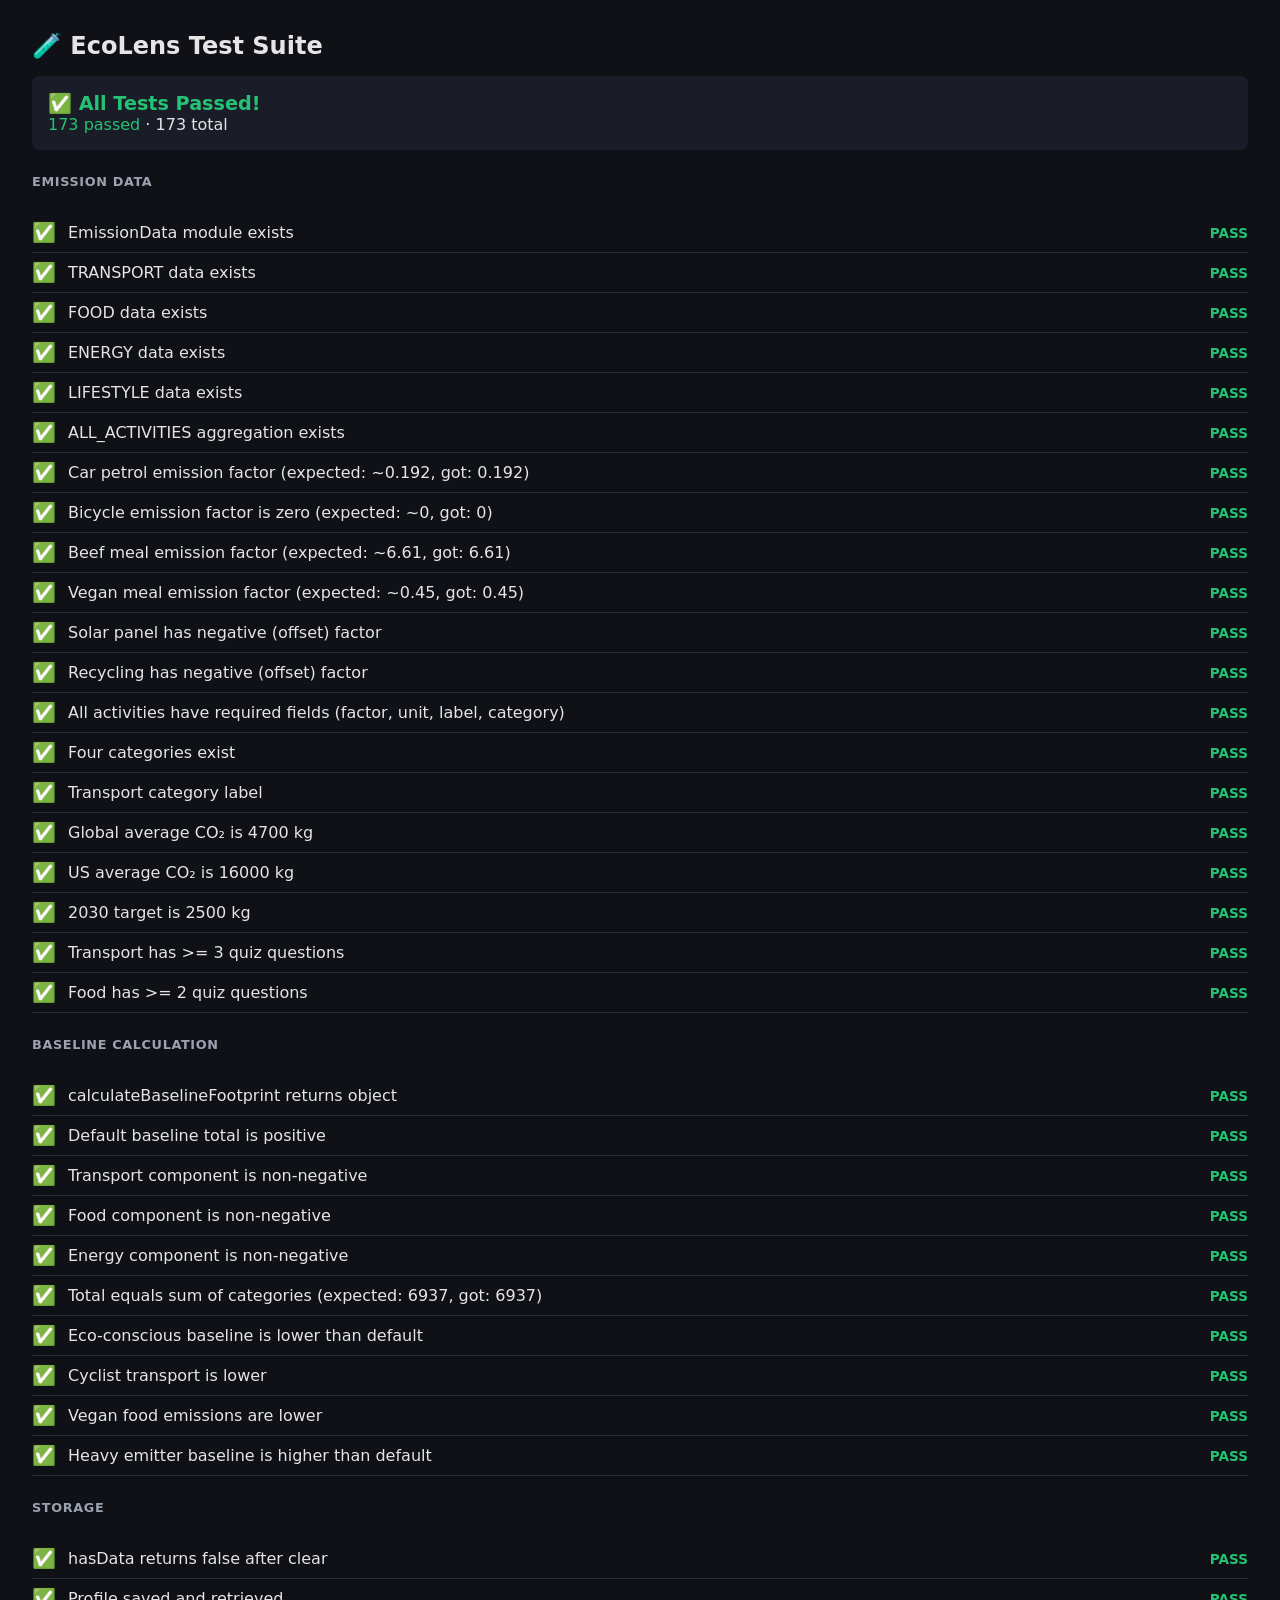
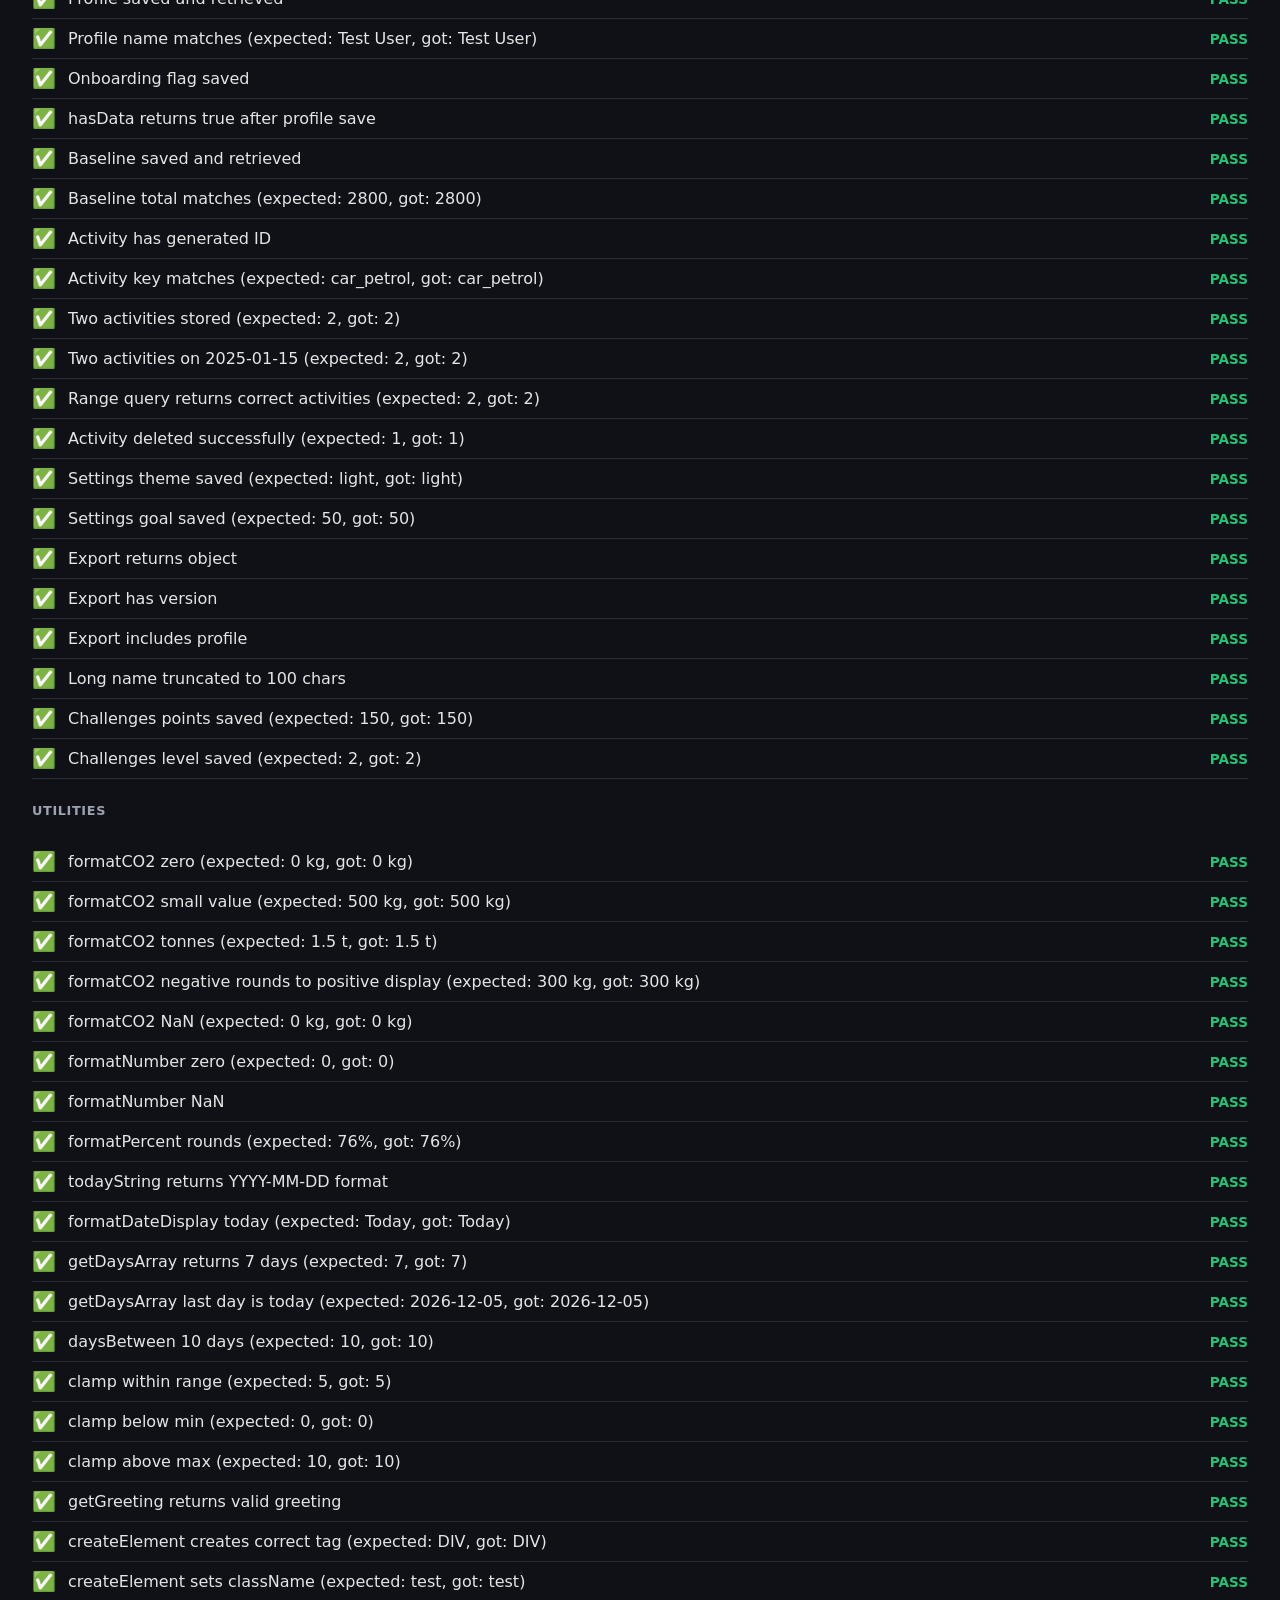
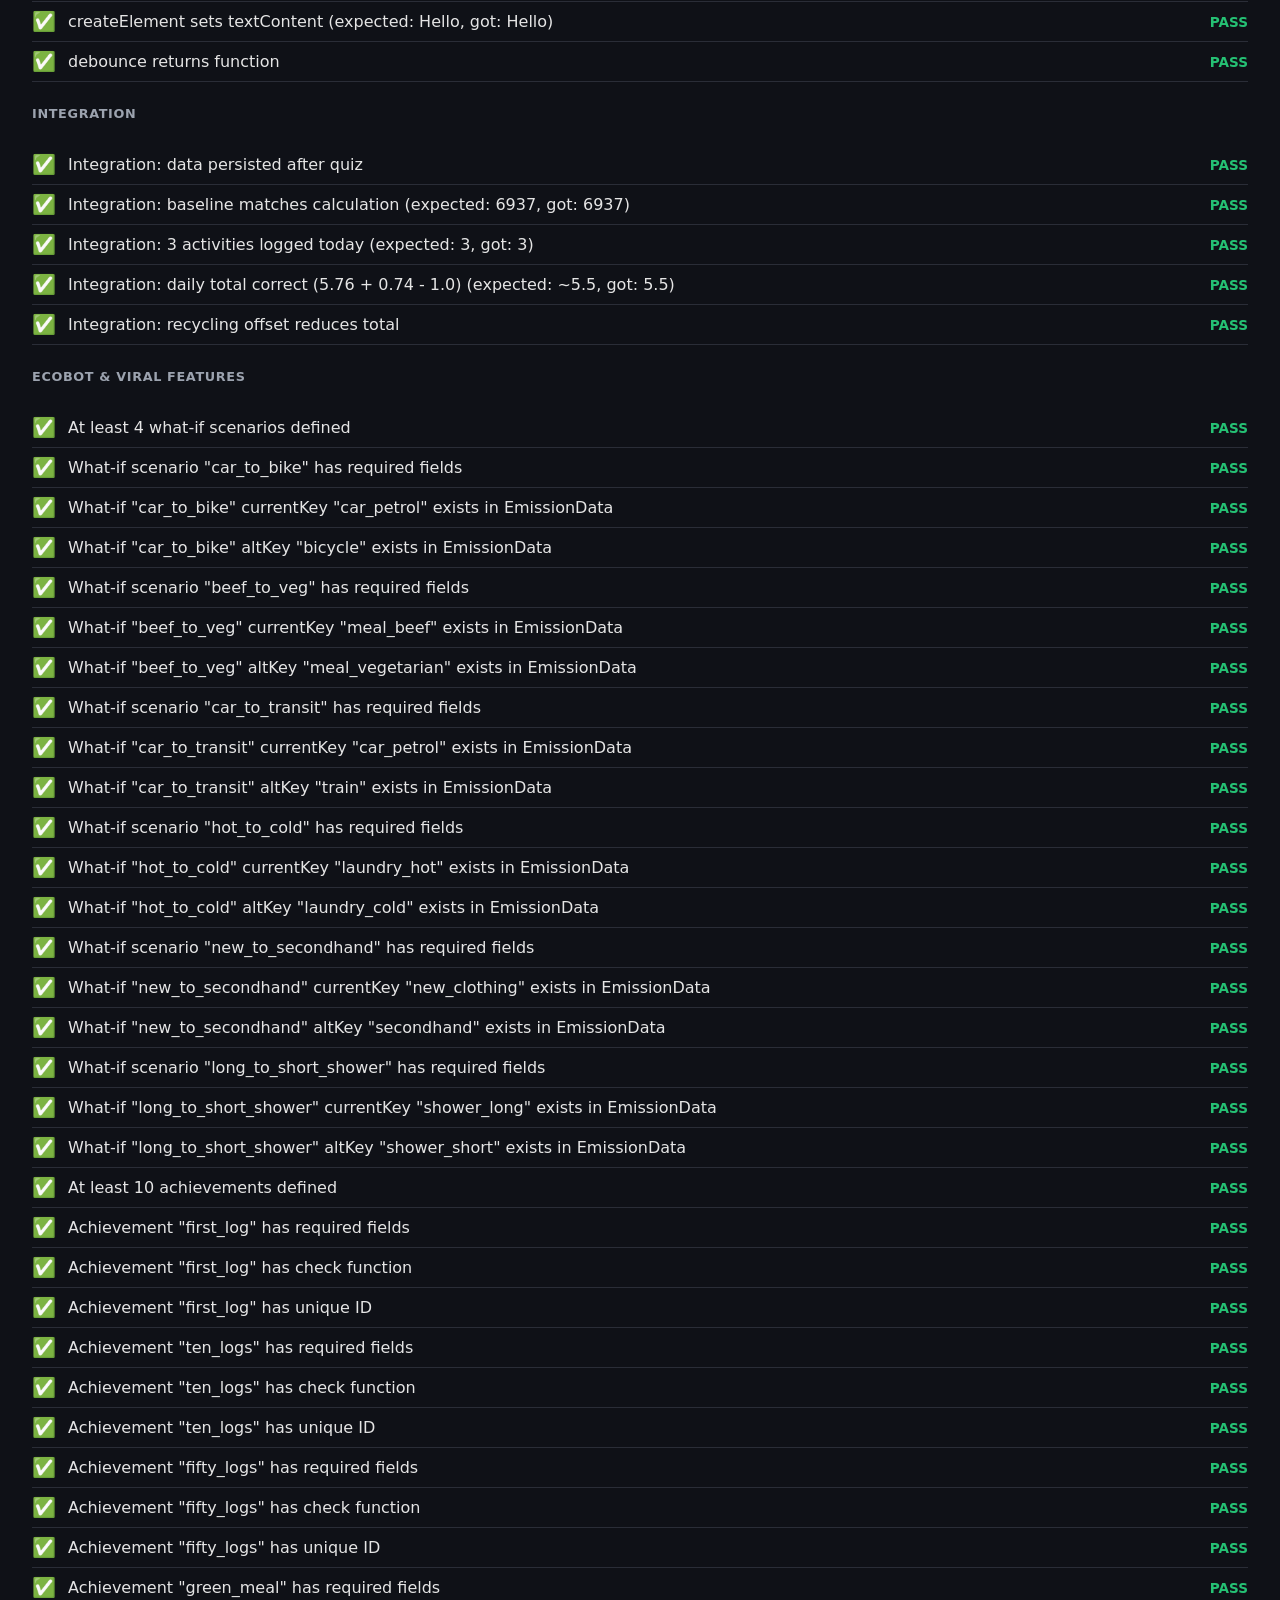
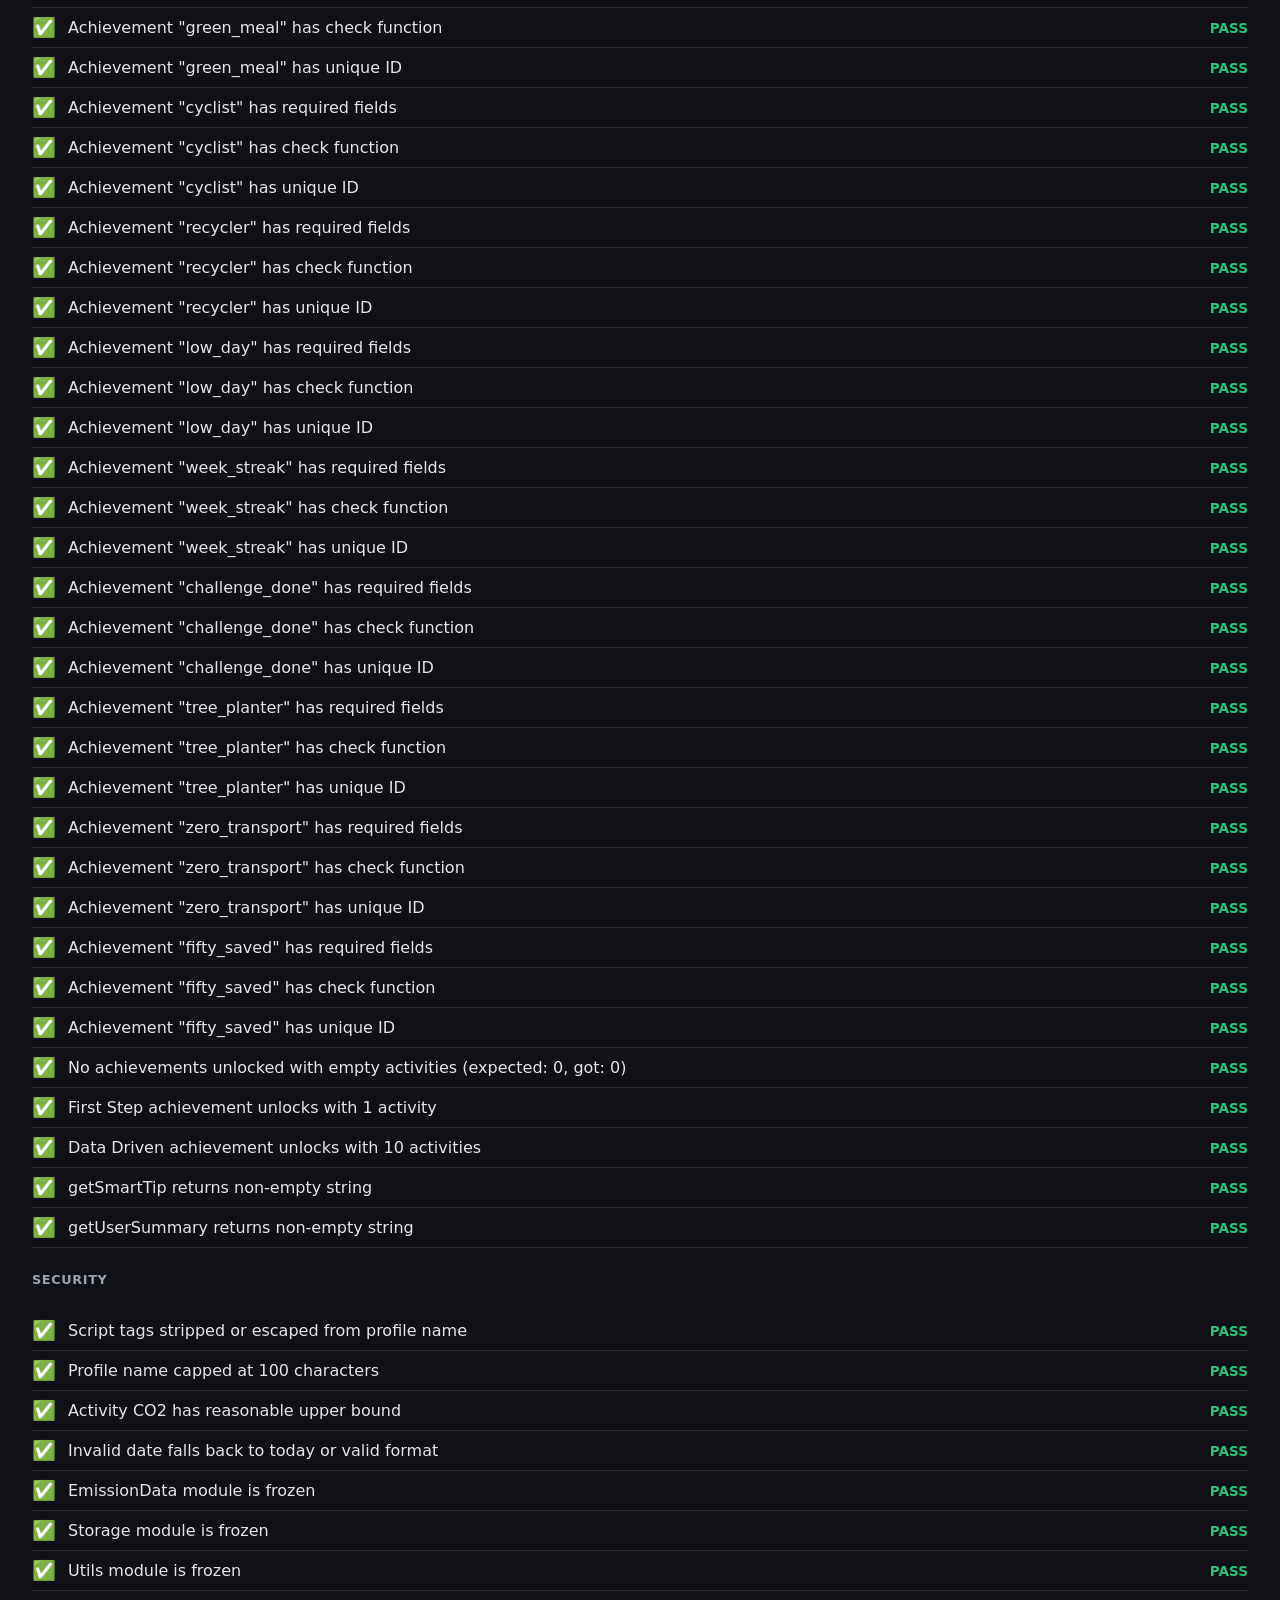
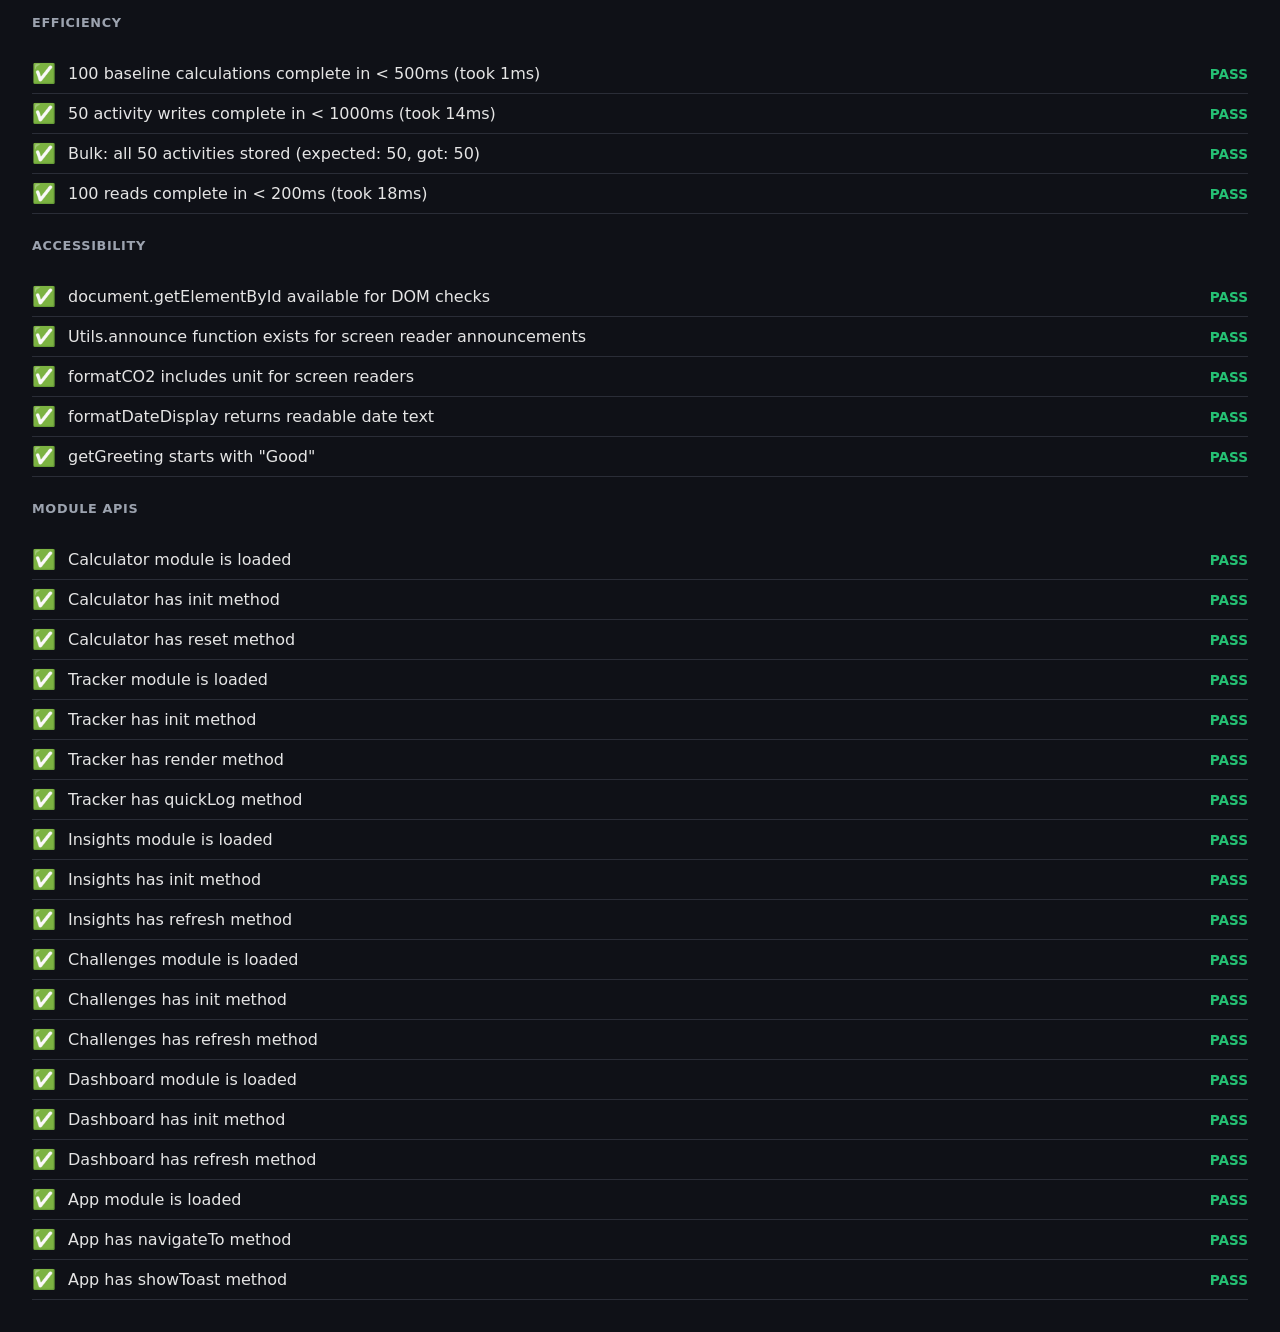
<file: tests/test.html>
<!DOCTYPE html>
<html lang="en">
<head>
  <meta charset="UTF-8">
  <meta name="viewport" content="width=device-width, initial-scale=1.0">
  <title>EcoLens — Test Suite</title>
  <style>
    * { margin: 0; padding: 0; box-sizing: border-box; }
    body { font-family: 'Inter', system-ui, sans-serif; background: #0f1117; color: #e5e5e5; padding: 2rem; }
    h1 { margin-bottom: 1rem; font-size: 1.5rem; }
    .summary { margin: 1rem 0; padding: 1rem; border-radius: 8px; background: #1a1d27; }
    .pass { color: #25c174; }
    .fail { color: #d94242; }
    .test { padding: 0.5rem 0; border-bottom: 1px solid #2a2d37; display: flex; gap: 0.75rem; align-items: center; }
    .test .icon { font-size: 1.2rem; }
    .test .name { flex: 1; }
    .test .status { font-weight: 600; font-size: 0.85rem; }
    .group { margin: 1.5rem 0; }
    .group-title { font-size: 1rem; font-weight: 700; color: #9ca3af; margin-bottom: 0.5rem; text-transform: uppercase; letter-spacing: 0.05em; font-size: 0.8rem; }
  </style>
</head>
<body>
  <h1>🧪 EcoLens Test Suite</h1>
  <div class="summary" id="summary"></div>
  <div id="results"></div>

  <script>window.__ECOLENS_TEST_ENV__ = true;</script>
  <!-- Load app modules -->
  <script src="../js/data.js"></script>
  <script src="../js/storage.js"></script>
  <script src="../js/utils.js"></script>
  <script src="../js/calculator.js"></script>
  <script src="../js/tracker.js"></script>
  <script src="../js/insights.js"></script>
  <script src="../js/dashboard.js"></script>
  <script src="../js/challenges.js"></script>
  <script src="../js/ecobot.js"></script>
  <script src="../js/app.js"></script>
  <script src="tests.js"></script>
</body>
</html>
</file>
